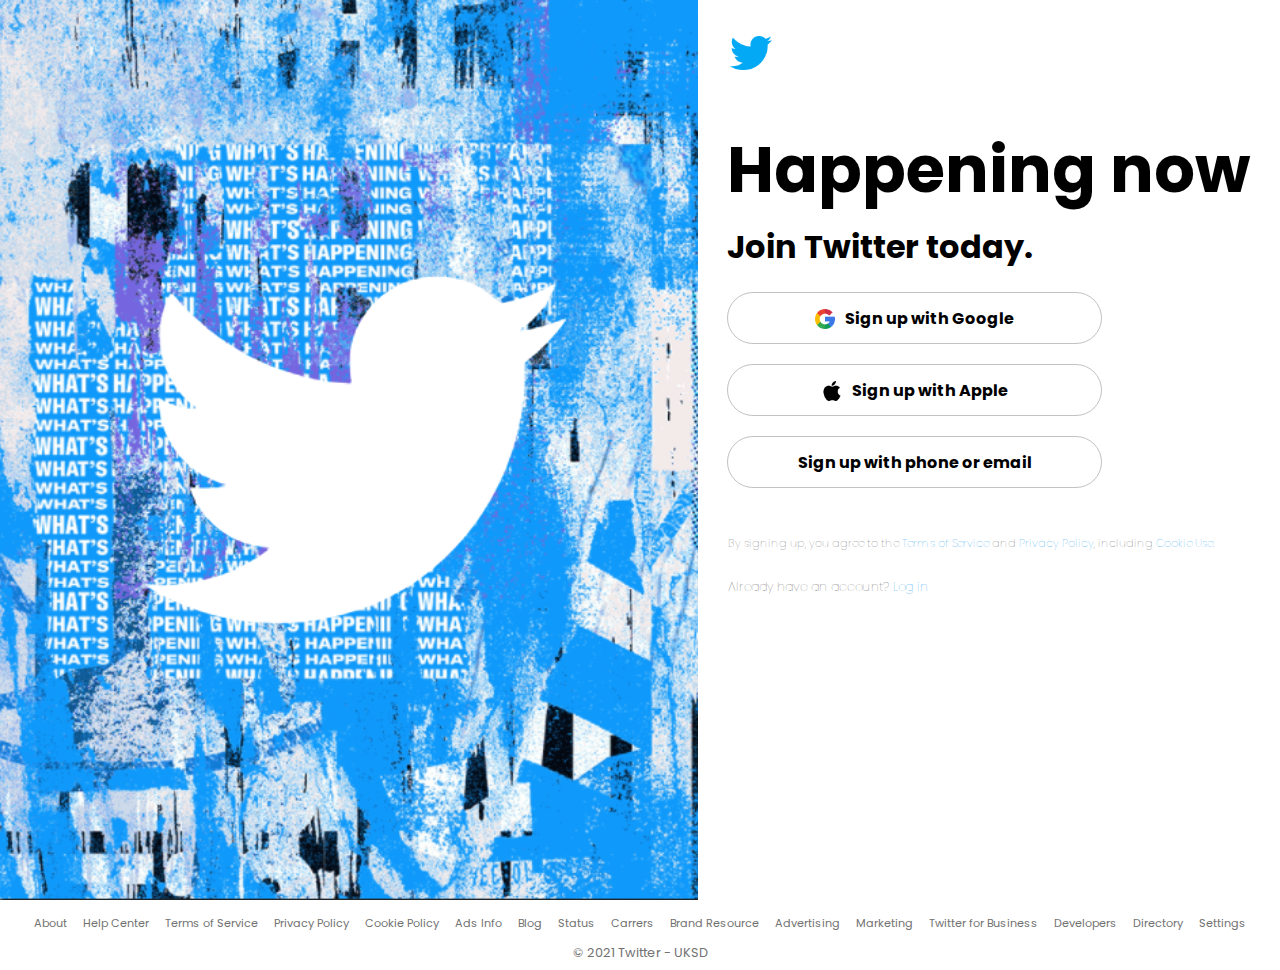
<file: index.html>
<!DOCTYPE html>
<html lang="en">
  <head>
    <meta charset="UTF-8" />
    <meta http-equiv="X-UA-Compatible" content="IE=edge" />
    <meta name="viewport" content="width=device-width, initial-scale=1.0" />
    <link rel="icon" href="./assets/favicon.ico" type="image/x-icon" />
    <link rel="stylesheet" href="./assets/css/signup.css" type="text/css" />
    <title>Twitter. It's what's happening - UKSD</title>
  </head>
  <body>
    <div class="main-container">
      <div class="content-container">
        <div class="image-container">
          <img
            class="signup-bg"
            src="https://dhushandhansd.github.io/twitter.github.io/assets/signup-bg.png"
            alt="signUpBg"
            type="png"
          />
        </div>
        <div class="signup-container">
          <img class="logo-sm" src="./assets/twitter-logo.png" alt="logo" />
          <h2 class="hero-title">Happening now</h2>
          <h3 class="join-twitter">Join Twitter today.</h3>
          <div class="buttons-container">
            <div role="button" class="google-btn">
              <div class="button-text">
                <img
                  class="google-logo"
                  src="./assets/google.png"
                  alt="google"
                />
                <h4 class="signup-btn-text">Sign up with Google</h4>
              </div>
            </div>
            <div role="button" class="apple-btn button-spacing">
              <div class="button-text">
                <img class="apple-logo" src="./assets/apple.png" alt="apple" />
                <h4 class="signup-btn-text">Sign up with Apple</h4>
              </div>
            </div>
            <div role="button" class="email-btn button-spacing">
              <div class="button-text">
                <h4 class="signup-btn-text">Sign up with phone or email</h4>
              </div>
            </div>
          </div>
          <div class="policies-login-container">
            <div class="policies">
              <p>
                By signing up, you agree to the
                <span class="blue">Terms of Service</span> and
                <span class="blue">Privacy Policy</span>, including
                <span class="blue">Cookie Use.</span>
              </p>
            </div>
            <div class="login-container">
              <h4>
                Already have an account?
                <span onclick="loginNavigation()" id="nav-login" class="blue"
                  >Log in</span
                >
              </h4>
            </div>
          </div>
        </div>
      </div>
      <footer>
        <ul class="services">
          <li><a>About</a></li>
          <li><a>Help Center</a></li>
          <li><a>Terms of Service</a></li>
          <li><a>Privacy Policy</a></li>
          <li><a>Cookie Policy</a></li>
          <li><a>Ads Info</a></li>
          <li><a>Blog</a></li>
          <li><a>Status</a></li>
          <li><a>Carrers</a></li>
          <li><a>Brand Resource</a></li>
          <li><a>Advertising</a></li>
          <li><a>Marketing</a></li>
          <li><a>Twitter for Business</a></li>
          <li><a>Developers</a></li>
          <li><a>Directory</a></li>
          <li><a>Settings</a></li>
        </ul>
        <div class="copyrights-container">
          <p>© 2021 Twitter - UKSD</p>
        </div>
      </footer>
    </div>

    <script src="./assets/script/login.js"></script>
  </body>
</html>
</file>
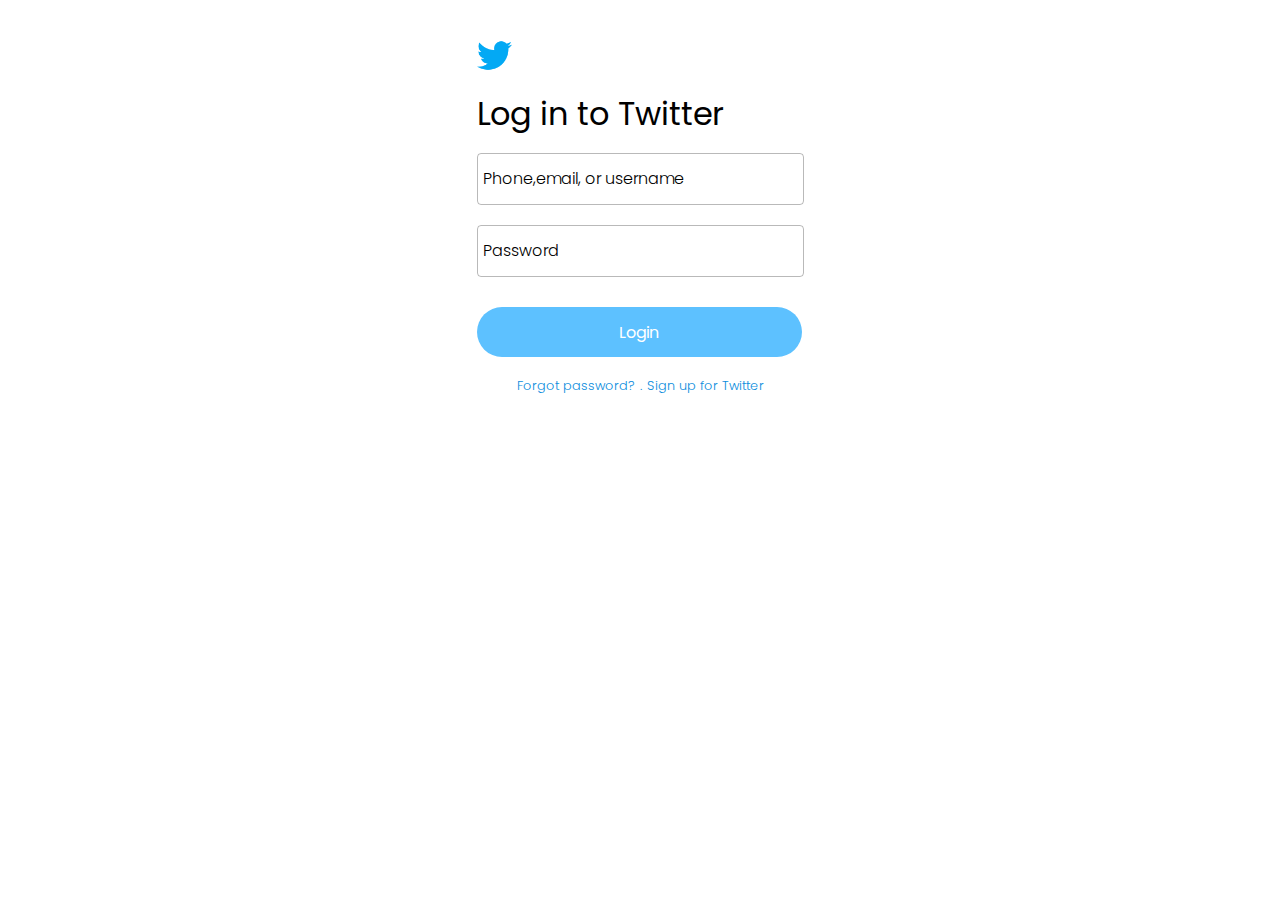
<file: login.html>
<!DOCTYPE html>
<html lang="en">
<head>
    <meta charset="UTF-8">
    <meta http-equiv="X-UA-Compatible" content="IE=edge">
    <meta name="viewport" content="width=device-width, initial-scale=1.0">
    <link rel="stylesheet" href="./assets/css/login.css">
    <link rel="icon" href="./assets/favicon.ico">
    <title>Login on Twitter - UKSD</title>
</head>
<body>
    <div class="main-container">
        <div class="login-container">
            <div class="header-logo-container">
                <img src="./assets/twitter-logo.png" alt="">
            </div>
            <div class="header-container">
                <h2>Log in to Twitter</h2>
            </div>
            <div class="form-container">
                <div class="form">
                    <div class="email-container">
                        <input onchange="loginActivator()" name="email" type="text" class="email-address bold-font" required>
                        <label class="email-label" for="email">Phone,email, or username</label>
                    </div>
                    <div class="password-container pass-field-margin">
                        <input onchange="loginActivator()" name="password" type="password" class="password bold-font" required>
                        <label class="pass-label" for="password">Password</label>
                    </div>
                    <div class="login-btn-container">
                        <div onclick="homeNavigation()" id="login-nav" class="login-btn flex-align inactive">
                            Login
                        </div>
                    </div>
                </div>
            </div>
            <div class="more-actions-container">
                <div class="forgot-pass-signup">
                    <p class="forgot-pass">Forgot password?</p>
                    <p> . </p>
                    <p class="signup">Sign up for Twitter</p>
                </div>
            </div>
        </div>
    </div>


    <script src="./assets/script/login.js"></script>
</body>
</html>
</file>
<file: assets/css/signup.css>
@import url('https://fonts.googleapis.com/css2?family=Poppins:wght@600&display=swap');

* {
    padding: 0px;
    margin: 0px;
    font-family: 'Poppins', sans-serif;
}

html {
    overflow-x: hidden;
}

.main-container {
    width: 100vw;
    height: 100vh;
    display: inline-block;
    vertical-align: top;
    line-height: 1;
}

.content-container {
    display: flex;
    height: 100%;
    width: 100%;
}

.image-container {
    width: 100%;
    height: 100%;
    flex: 1.2;
}

.signup-bg{
    width: 100%;
    height: 100%;
    object-fit: cover;
}

.signup-container {
    flex: 1;
    width: 100%;
    height: 100%;
}

.logo-sm {
    width: 42px;
    height: 42px;
    padding: 32px;
}

.hero-title {
    font-size: 4rem;
    font-weight: bolder;
    padding: 5%;
}

.join-twitter {
    font-size: 2rem;
    font-weight: bold;
    padding-left: 5%;
}

.buttons-container {
    margin-left: 5%;
    margin-top: 5%;
}

.google-btn, .apple-btn, .email-btn {
    width: 373px;
    height: 50px;
    border: .5px solid #C2C2C2;
    border-radius: 35px;
}

.google-btn:hover, .apple-btn:hover, .email-btn:hover {
    background-color: #dbdbdb;
    transition: all 500ms ease;
    cursor: pointer;
}

.signup-btn-text {
    margin-top: 5px;
}

.button-text {
    display: flex;
    justify-content: center;
    padding-top: 13px;
}

.button-spacing {
    margin-top: 20px;
}

.google-logo, .apple-logo {
    width: 20px;
    height: 20px;
    padding-right: 10px;
    padding-top: 3px;
}

.policies-login-container {
    margin: 18px 0px 0px 30px;
    /* width: 64%; */
    width: 100%;
}

.policies {
    padding-top: 5%;
}

.policies > p {
    font-size: .7rem;
    font-weight: 100;
    color: #636363;
    line-height: 150%;
}

.login-container {
    margin-top: 5%;
}

.login-container > h4 {
    font-size: .8rem;
    font-weight: 100;
    color: #636363;
}

.blue {
    color:#1DA1F2;
}

.blue:hover {
    text-decoration: underline;
    cursor: pointer;
}

.services {
    margin-top: 15px;
    display: flex;
    justify-content: center;
    flex-wrap: wrap;
    margin: 10px;
}

.services > li {
    list-style: none;
    font-size: .7rem;
    margin: 8px;
    color: #727272;
}

.services > li:hover {
    text-decoration: underline;
    cursor: pointer;
}

.copyrights-container {
    display: flex;
    justify-content: center;
    margin: 10px;
}

.copyrights-container > p {
    color: #727272;
    font-size: .8rem;
    margin-bottom: 10px;
}


@media only screen and (max-width:720px) {
    .content-container {
        display: inline;
    }

    .signup-container {
        margin-left: 5%;
    }

    .hero-title {
        font-size: 2.5rem;
        font-weight: bolder;
        padding: 5%;
    }
    
    .join-twitter {
        font-size: 1.5rem;
        font-weight: bold;
        padding-left: 5%;
    }   
    
    .policies-login-container {
        margin: 18px 0 0 0;
        width: 100%;
    }

}

@media only screen and (max-width:450px) {
    .policies-login-container {
        margin: 18px 0 0 20px;
        width: 100%;
    }
}

@media only screen and (max-width:320px) {
    
    html {
        overflow-x: hidden;
    }
    
    .google-btn, .apple-btn, .email-btn {
        width: 80%;
    }

    footer {
        margin-top: 30%;
    }

    .signup-container {
        margin-left: 10%;
    }

}
</file>
<file: assets/css/login.css>
@import url('https://fonts.googleapis.com/css2?family=Poppins:wght@100&display=swap');
@import url('https://fonts.googleapis.com/css2?family=Poppins:wght@200&display=swap');
@import url('https://fonts.googleapis.com/css2?family=Poppins:wght@300&display=swap');
@import url('https://fonts.googleapis.com/css2?family=Poppins:wght@500&display=swap');

* {
    padding: 0px;
    margin: 0px;
    font-family: 'Poppins', sans-serif;
    font-weight: 300;
}

html {
    overflow: hidden;
}

.main-container {
    width: 100%;
    display: flex;
    justify-content: center;   
    margin-top: 3%;
}

.header-logo-container img {
    width: 35px;
    height: 35px;
}

.header-container {
    margin-top: 10px;
}

.header-container h2 {
    font-size: 2rem;
    font-weight: bolder;
}

.email-container, .password-container {
    margin-top: 15px;
    width: 325px;
    height: 50px;
    position: relative;
    border: 1px solid rgba(0, 0, 0, 0.274);
    border-radius: 4px;
}

.pass-field-margin {
    margin-top: 20px;
}

.email-label, .pass-label {
    position: absolute;
    top: 12px;
    left: 5px;
    pointer-events: none;
    transition: 0.3s;
}

.email-address:focus ~ .email-label, .email-address:valid ~ .email-label {
    font-size: .8rem;
    font-weight: 300;
    color: rgba(29,161,242,1.00);
    transform: translateY(-10px);
}

.password:focus ~ .pass-label, .password:valid ~ .pass-label {
    font-size: .8rem;
    font-weight: 300;
    color: rgba(29,161,242,1.00);
    transform: translateY(-10px);
}

.email-address:focus + .email-container{
    border: 2.5px solid rgba(29,161,242,1.00);
}


.bold-font {
    font-weight: 300;
    padding-left: 10px;
}

.email-address, .password {
    position: absolute;
    width: 94%;
    height: 20px;
    border:none;
    top: 25px;
    left: 5px;
}


.login-btn {
    border: 1px solid rgba(0, 0, 0, 0.274);
    border-radius: 3px;
    width: 325px;
    height: 50px;
}

.email-address:focus, .password:focus {
    outline: #1DA1F2;
}

.login-btn-container {
    width: 100%;
    margin-top: 30px;
}

.login-btn {
    border: none;
    background-color: #1DA1F2;
    border-radius: 25px;
    color: white;
    font-weight: 400;
    cursor: pointer;
}

.inactive {
    background-color: #5dc1ff;
    cursor: default;
}

.flex-align {
    display: flex;
    justify-content: center;
    align-items: center;
}

.more-actions-container {
    font-size: .8rem;
    display: flex;
    justify-content: center;
    margin-top: 20px;
    color: #0b8ddd;
}

.forgot-pass-signup {
    display: flex;
}

.forgot-pass {
    cursor: pointer;
    padding-right: 5px;
}

.forgot-pass:hover {
    text-decoration: underline;
}

.signup {
    cursor: pointer;
    padding-left: 5px;
}

.signup:hover {
    text-decoration: underline;
}
</file>
